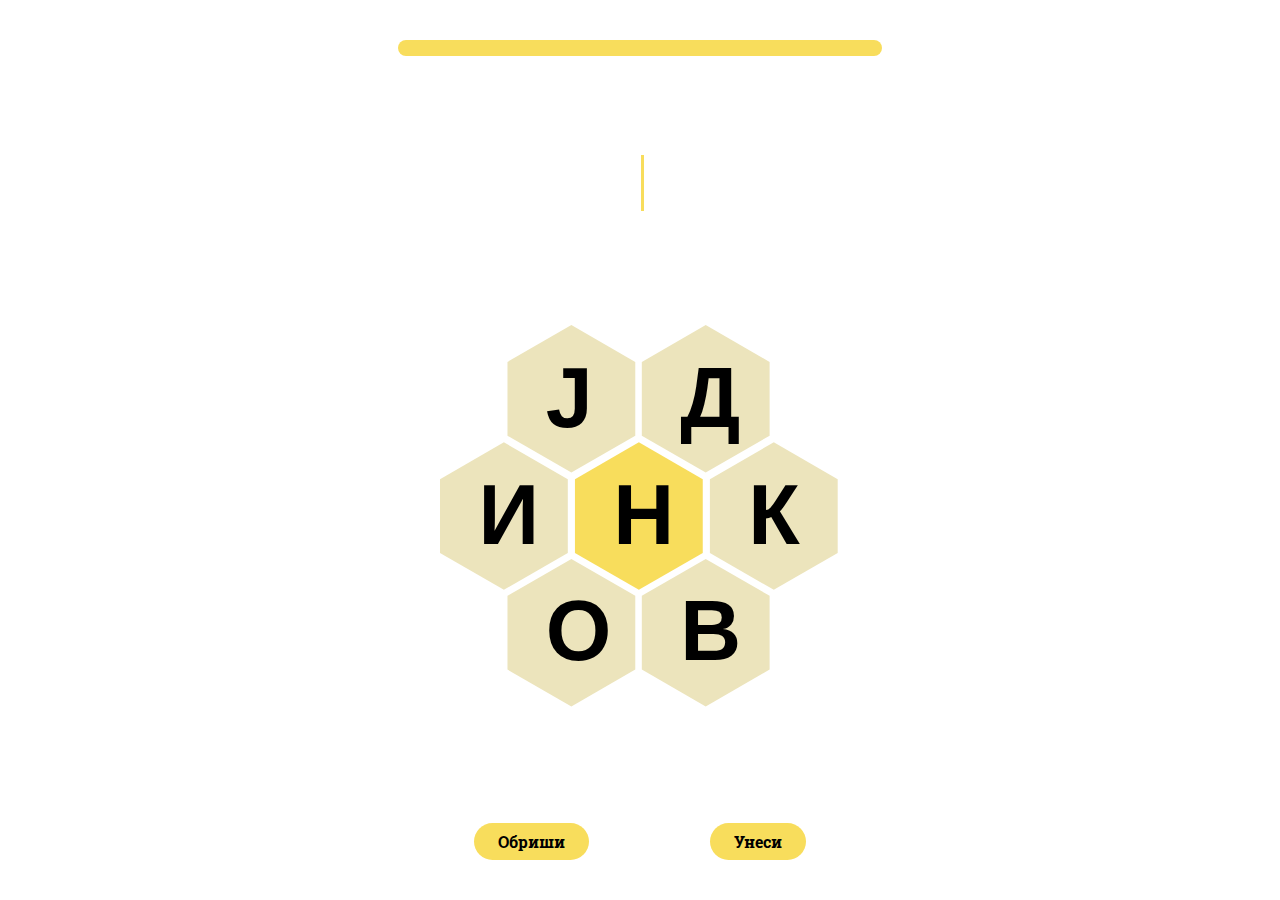
<file: front/index.html>
<!DOCTYPE html>
<html lang="en">
<head>
  <meta charset="UTF-8">
  <meta name="viewport" content="width=device-width, initial-scale=1.0">
  <meta http-equiv="X-UA-Compatible" content="ie=edge">
  <title>Пчелица</title>
  <link rel="stylesheet" href="style.css">
</head>
<body>
  <main>
    <div id="points"></div>
    <div id="line"></div>
    <svg viewBox="0 0 166 159" xmlns="http://www.w3.org/2000/svg" xmlns:xlink="http://www.w3.org/1999/xlink" id="hive">
        <g id='h0' class="hex">
          <path class="hex" d="m109.0464362 94.607501-26.5203295 15.3115149-26.5203309-15.311515V63.9844573l26.5203317-15.31152 26.5203287 15.31152z" fill="#f8dd5c"/>
          <text x="73.156189" y="91.802589" font-weight="700" font-size="35" font-family="sans-serif" transform="translate(-1.2134218 -1.0060525)">A</text>
        </g>
        <g id='h1' class="hex">
          <path d="m53.0406602 94.607501-26.5203295 15.3115149L-2e-7 94.6075009V63.9844573l26.5203317-15.31152 26.5203287 15.31152z" fill="#ece4bc"/>
          <text x="17.150414" y="91.802589" font-weight="700" font-size="35" font-family="sans-serif" transform="translate(-1.2134218 -1.0060525)">A</text>
        </g>
        <g id='h2' class="hex">
          <path d="M81.0435482 45.934564 54.5232187 61.2460789l-26.5203309-15.311515V15.3115203L54.5232195 2e-7l26.5203287 15.31152z" fill="#ece4bc"/>
          <text x="45.153301" y="43.129658" font-weight="700" font-size="35" font-family="sans-serif" transform="translate(-1.2134218 -1.0060525)">A</text>
        </g>
        <g id='h3' class="hex">
          <path d="m136.7972602 45.934564-26.5203295 15.3115149-26.5203309-15.311515V15.3115203L110.2769315 2e-7l26.5203287 15.31152z" fill="#ece4bc"/>
          <text x="100.90701" y="43.129658" font-weight="700" font-size="35" font-family="sans-serif" transform="translate(-1.2134218 -1.0060525)">A</text>
        </g>
        <g id='h4' class="hex">
          <path d="m165.0522122 94.607501-26.5203295 15.3115149-26.5203309-15.311515V63.9844573l26.5203317-15.31152 26.5203287 15.31152z" fill="#ece4bc"/>
          <text x="129.16197" y="91.802589" font-weight="700" font-size="35" font-family="sans-serif" transform="translate(-1.2134218 -1.0060525)">A</text>
        </g>
        <g id='h5' class="hex">
          <path d="m136.7972602 143.022172-26.5203295 15.3115149-26.5203309-15.311515v-30.6230437l26.5203317-15.31152 26.5203287 15.31152z" fill="#ece4bc"/>
          <text x="100.90701" y="140.21727" font-weight="700" font-size="35" font-family="sans-serif" transform="translate(-1.2134218 -1.0060525)">A</text>
        </g>
        <g id='h6' class="hex">
          <path d="m81.0435482 143.022172-26.5203295 15.3115149-26.5203309-15.311515v-30.6230437l26.5203317-15.31152 26.5203287 15.31152z" fill="#ece4bc"/>
          <text x="45.153301" y="140.21727" font-weight="700" font-size="35" font-family="sans-serif" transform="translate(-1.2134218 -1.0060525)">А</text>
        </g>
      </svg>
    <div id="buttons">
      <button onclick="deleteWord()">Обриши</button>
      <button onclick="checkWord()">Унеси</button>
    </div>
  </main>
<script src="script.js"></script>
</body>

</html>
</file>
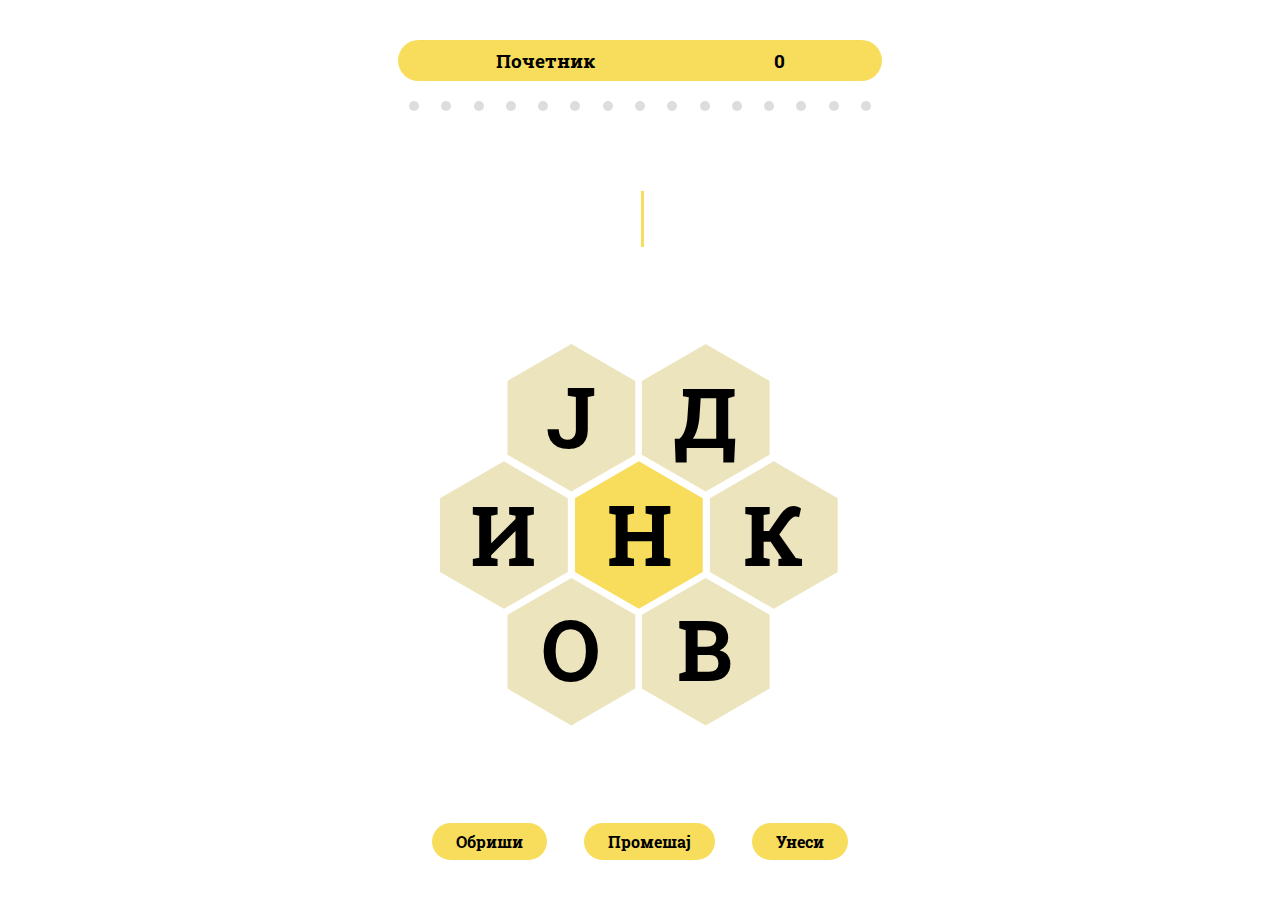
<file: front/pcelica.html>
<!DOCTYPE html>
<html lang="en">
<head>
  <meta charset="UTF-8">
  <meta name="viewport" content="width=device-width, initial-scale=1.0">
  <meta http-equiv="X-UA-Compatible" content="ie=edge">
  <title>Пчелица</title>
  <link rel="stylesheet" href="style.css">
</head>
<body>
  <main>
    <div>
      <div id="points" onclick="openBackdrop()"></div>
      <div id="dots">
        <div></div><div></div><div></div><div></div><div></div>
        <div></div><div></div><div></div><div></div><div></div>
        <div></div><div></div><div></div><div></div><div></div>
      </div>
    </div>
    <div id="line"></div>
    <svg viewBox="0 0 166 159" xmlns="http://www.w3.org/2000/svg" xmlns:xlink="http://www.w3.org/1999/xlink" id="hive">
        <g id='h0' class="hex">
          <path class="hex" d="m109.0464362 94.607501-26.5203295 15.3115149-26.5203309-15.311515V63.9844573l26.5203317-15.31152 26.5203287 15.31152z" fill="#f8dd5c"/>
          <text x="83" y="92" font-weight="700" font-size="35" font-family="'Roboto Slab', sans-serif" text-anchor="middle">A</text>
        </g>
        <g id='h1' class="hex">
          <path d="m53.0406602 94.607501-26.5203295 15.3115149L-2e-7 94.6075009V63.9844573l26.5203317-15.31152 26.5203287 15.31152z" fill="#ece4bc"/>
          <text x="26" y="92" font-weight="700" font-size="35" font-family="'Roboto Slab', sans-serif" text-anchor="middle">A</text>
        </g>
        <g id='h2' class="hex">
          <path d="M81.0435482 45.934564 54.5232187 61.2460789l-26.5203309-15.311515V15.3115203L54.5232195 2e-7l26.5203287 15.31152z" fill="#ece4bc"/>
          <text x="54" y="43" font-weight="700" font-size="35" font-family="'Roboto Slab', sans-serif" text-anchor="middle">A</text>
        </g>
        <g id='h3' class="hex">
          <path d="m136.7972602 45.934564-26.5203295 15.3115149-26.5203309-15.311515V15.3115203L110.2769315 2e-7l26.5203287 15.31152z" fill="#ece4bc"/>
          <text x="110" y="43" font-weight="700" font-size="35" font-family="'Roboto Slab', sans-serif" text-anchor="middle">A</text>
        </g>
        <g id='h4' class="hex">
          <path d="m165.0522122 94.607501-26.5203295 15.3115149-26.5203309-15.311515V63.9844573l26.5203317-15.31152 26.5203287 15.31152z" fill="#ece4bc"/>
          <text x="138" y="92" font-weight="700" font-size="35" font-family="'Roboto Slab', sans-serif" text-anchor="middle">A</text>
        </g>
        <g id='h5' class="hex">
          <path d="m136.7972602 143.022172-26.5203295 15.3115149-26.5203309-15.311515v-30.6230437l26.5203317-15.31152 26.5203287 15.31152z" fill="#ece4bc"/>
          <text x="110" y="140" font-weight="700" font-size="35" font-family="'Roboto Slab', sans-serif" text-anchor="middle">A</text>
        </g>
        <g id='h6' class="hex">
          <path d="m81.0435482 143.022172-26.5203295 15.3115149-26.5203309-15.311515v-30.6230437l26.5203317-15.31152 26.5203287 15.31152z" fill="#ece4bc"/>
          <text x="54" y="140" font-weight="700" font-size="35" font-family="'Roboto Slab', sans-serif" text-anchor="middle">А</text>
        </g>
      </svg>
    <div id="buttons">
      <button onclick="deleteWord()">Обриши</button>
      <button onclick="shuffleWord()">Промешај</button>
      <button onclick="checkWord()">Унеси</button>
    </div>
  </main>
<div id="backdrop" onclick="closeBackdrop()">
  <div id="words" class="moved"></div>
</div>
<div id="end">
  <div style="font-size: 2rem;">Твој резултат</div>
  <div id="num" style="font-size: 8rem;">123</div>
  <div id="end-words"></div>
</div>
<script src="script.js"></script>
</body>

</html>
</file>
<file: front/style.css>
@import url('https://fonts.googleapis.com/css2?family=Roboto+Slab:wght@500&display=swap');

html, body {
    margin: 0;
    padding: 0;
    font-family: 'Roboto Slab', sans-serif;
    user-select: none;
}

main {
    max-width: 500px;
    padding: 0.5rem;
    margin: 0 auto;
    height: 100vh;
    display: flex;
    flex-direction: column;
    flex-wrap: nowrap;
    box-sizing: border-box;
    justify-content: space-between;
}

#line {
    display: flex;
    justify-content: center;
    font-weight: bold;
    font-size: 3rem;
    height: 3.5rem;
}

#hive {
    max-width: 400px;
    margin: 1rem auto;
}

#buttons {
    display: flex;
    flex-direction: row;
    flex-wrap: nowrap;
    justify-content: space-around;
    margin: 0rem 1rem 2rem;
}

#points {
    background-color: #f8dd5c;
    color: #000;
    text-align: center;
    font-weight: bold;
    font-size: 1.2rem;
    padding: 0.5rem;
    border-radius: 50px;
    margin-top: 2rem;
    display: flex;
    flex-direction: row;
    justify-content: space-around;
    transition: color 0.2s ease-in-out;
}

#points.faded-text {
    color: #f8dd5c;
}

button {
    color: black;
    background-color: #f8dd5c;
    padding: 0.5rem 1.5rem;
    font-size: 1rem;
    border: none;
    border-radius: 100px;
    transition: background-color 0.2s ease-in-out;
    cursor: pointer;
    font-weight: bold;
    font-family: 'Roboto Slab', sans-serif;
}

.theLetter {
    color: #f8dd5c
}

button:hover {
    background-color: #f6e9a7;
}

.hex {
    transition: all 0.2s ease-in-out;
    cursor: pointer;
}

.hex text {
    fill: #000;
    transition: fill 0.2s ease-in-out;
}

.hex .faded-text {
    fill: #ece4bc;
}

.hex:hover {
    opacity: 0.7;
}

.shakeAnimation {
	animation: shake 0.5s ease-in-out 1 both;
}

#backdrop {
    width: 100vw;
    height: 100vh;
    position: fixed;
    top: 0;
    left: 0;
    display: none;
    flex-direction: column;
    backdrop-filter: blur(2px);
}

#words {
    background-color: #f8dd5c;
    max-width: 800px;
    margin: 10rem 2rem 2rem;
    padding: 1rem;
    border-radius: 1rem;
    font-weight: bold;
    transition: transform 0.2s ease-out;
    transform: translateX(0vh);
}

#words div {
    margin: 0.5rem
}

#words.moved {
    transform: translateY(-40vh);
}

@keyframes shake {
	0%,  100%          {transform: translateX(0);}
	10%, 30%, 50%, 70% {transform: translateX(-5px);}
	20%, 40%, 60%      {transform: translateX(5px);}
	80%                {transform: translateX(3px);}
	90%                {transform: translateX(-3px);}
}

#blink {
    border-left: 3px solid #f8dd5c;
    margin-left: 5px;
    animation: blink-border 1.5s ease-in-out infinite;
}

@keyframes blink-border {
	0%,  100%          {border-color: #f8dd5c;}
	50%                {border-color: #fff;}
}

#end {
    position: absolute;
    background-color: #f8dd5c;
    font-size: 1rem;
    text-align: center;
    width: 100vw;
    height: 100vh;
    padding: 1rem;
    box-sizing: border-box;
    display: flex;
    flex-direction: column;
    gap: 1rem;
    justify-content: center;
    top: 0;
    left: 0;
    display: none;
}


#dots {
    display: flex;
    flex-direction: row;
    justify-content: space-around;
    margin-top: 20px;
}

#dots div {
    background-color: #DDD;
    width: 10px;
    height: 10px;
    border-radius: 50px;
    transition: background-color 0.2s ease-in-out;
}

@media screen and (max-height: 750px) {
    #points {
        margin-top: 0;
    }

    #buttons {
        margin: 0;
    }
}

@media screen and (max-width: 450px) {
    button {
        padding: 0.5rem;
    }
}
</file>
